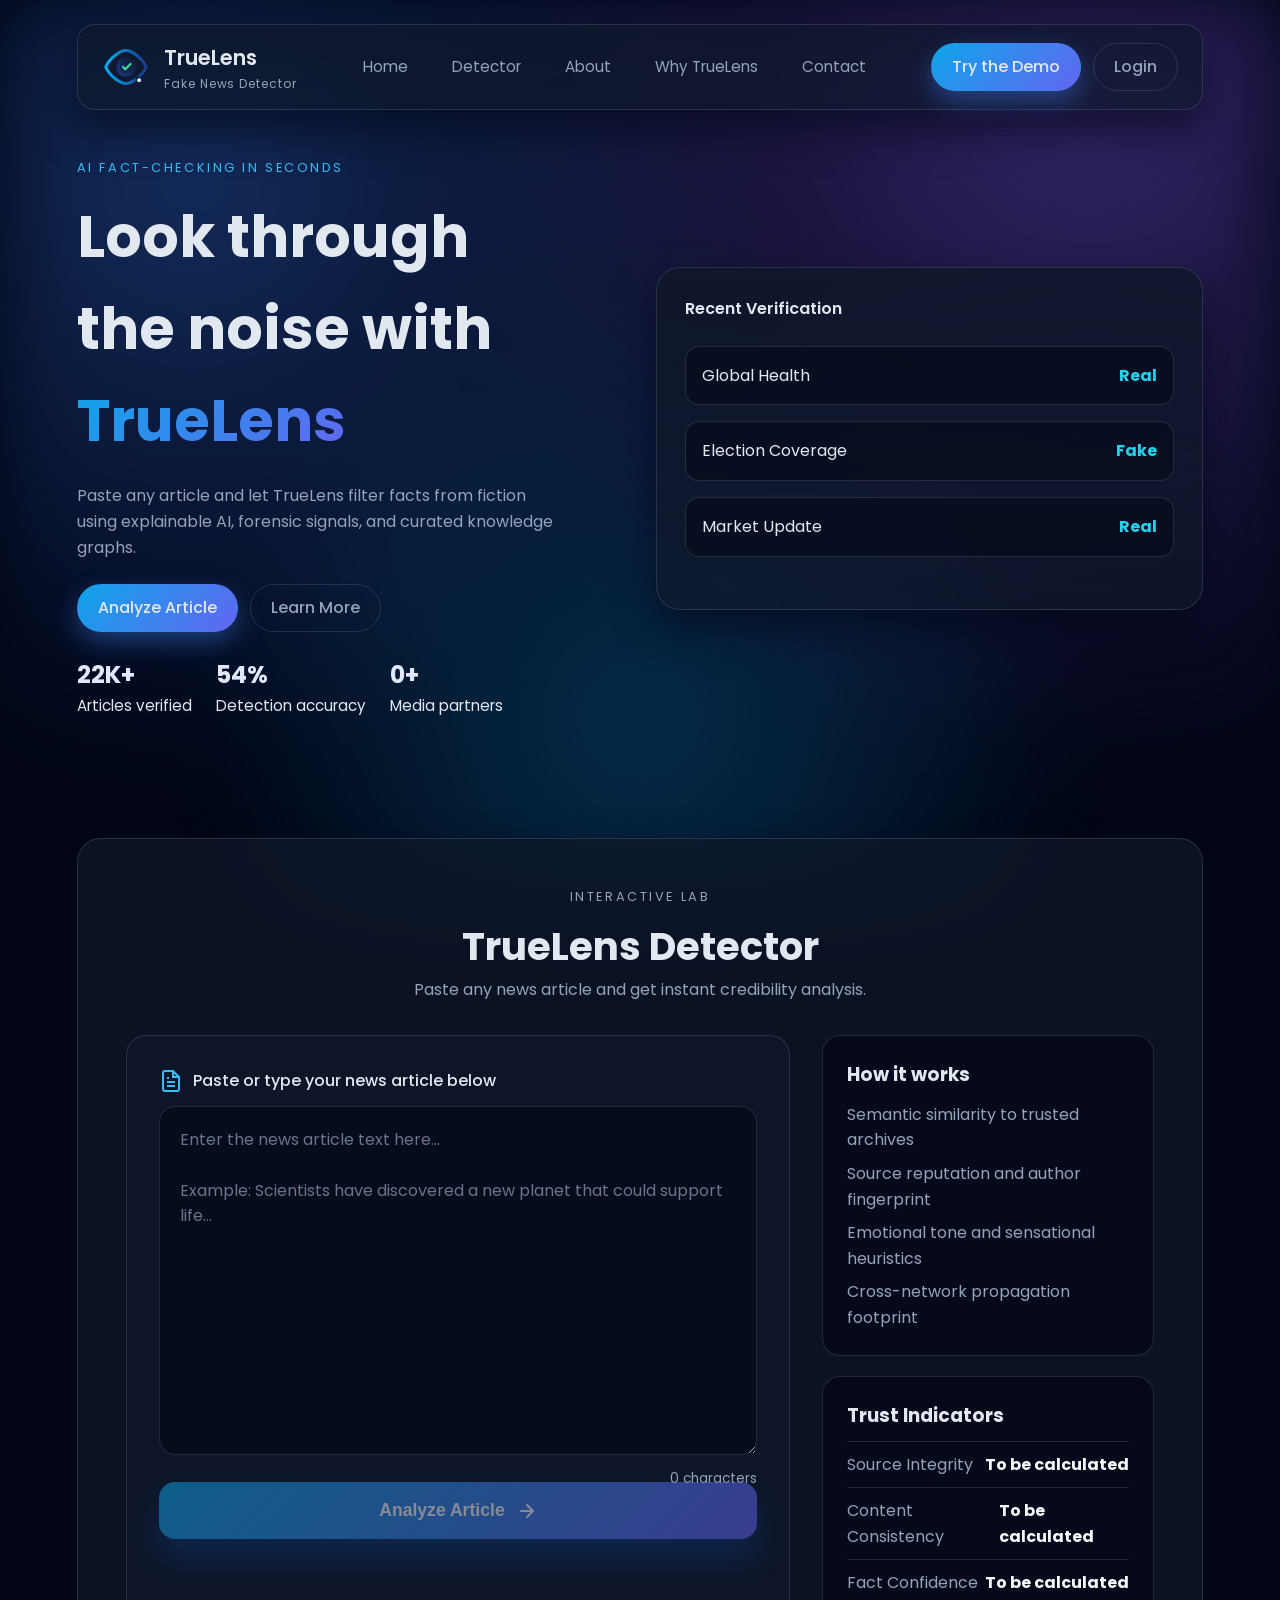
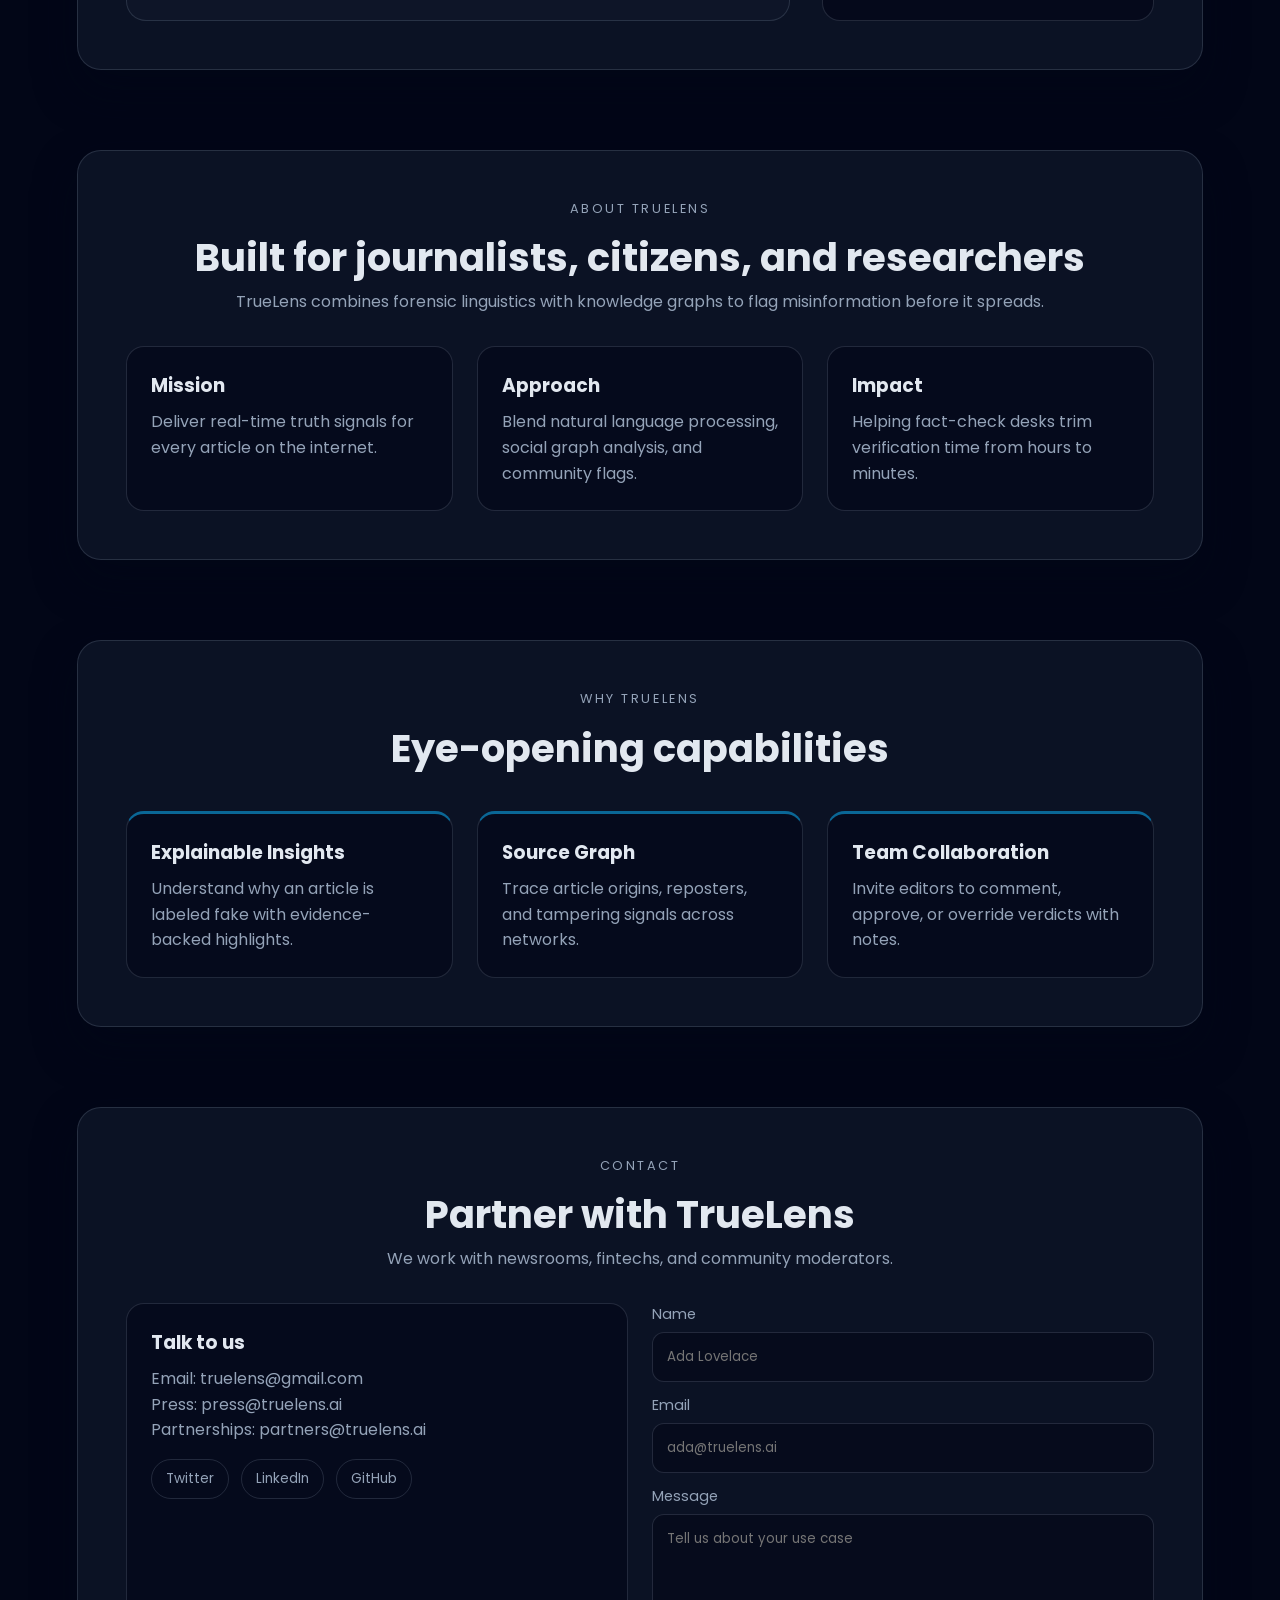
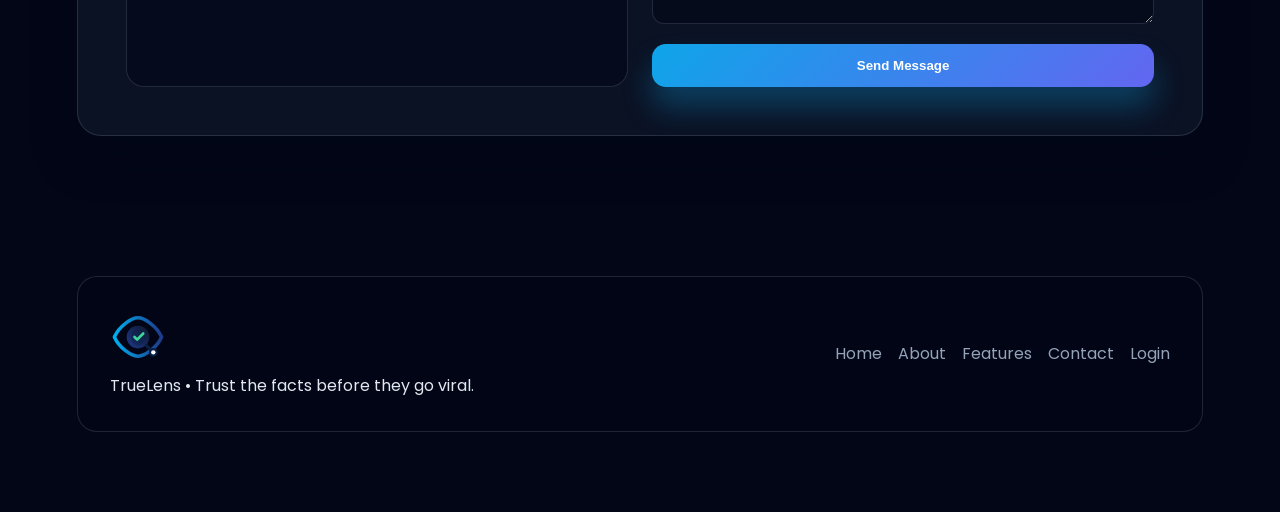
<file: aidetector/aidetector/index.html>
<!DOCTYPE html>
<html lang="en">
<head>
    <meta charset="UTF-8">
    <meta name="viewport" content="width=device-width, initial-scale=1.0">
    <title>TrueLens - Fake News Detector</title>
    <link rel="stylesheet" href="styles.css">
    <link rel="preconnect" href="https://fonts.googleapis.com">
    <link rel="preconnect" href="https://fonts.gstatic.com" crossorigin>
    <link href="https://fonts.googleapis.com/css2?family=Poppins:wght@300;400;500;600;700&display=swap" rel="stylesheet">
</head>
<body>
    <div class="ambient-orbs"></div>

    <header class="site-header" id="home">
        <nav class="nav">
            <a class="brand" href="#home">
                <img src="assets/truelens-logo.svg" alt="TrueLens Logo">
                <div>
                    <span class="brand-title">TrueLens</span>
                    <span class="brand-subtitle">Fake News Detector</span>
                </div>
            </a>
            <input type="checkbox" id="nav-toggle" class="nav-toggle" aria-label="Open navigation menu">
            <label for="nav-toggle" class="nav-toggle-label">
                <span></span>
            </label>
            <div class="nav-links">
                <a href="#home">Home</a>
                <a href="#detector">Detector</a>
                <a href="#about">About</a>
                <a href="#features">Why TrueLens</a>
                <a href="#contact">Contact</a>
                <!-- <a href="login.html" class="nav-login">Login</a> -->
            </div>
            <div class="nav-cta">
                <a href="#detector" class="primary-link">Try the Demo</a>
                <a href="login.html" class="ghost-link">Login</a>
            </div>
        </nav>

        <div class="hero">
            <div class="hero-copy">
                <p class="eyebrow">AI Fact-Checking in Seconds</p>
                <h1 class="hero-title">Look through the noise with <span>TrueLens</span></h1>
                <p class="hero-text">
                    Paste any article and let TrueLens filter facts from fiction using explainable AI, forensic signals, and curated knowledge graphs.
                </p>
                <div class="hero-actions">
                    <a href="#detector" class="primary-link">Analyze Article</a>
                    <a href="#about" class="ghost-link">Learn More</a>
                </div>
                <div class="hero-stats">
                    <div>
                        <strong>22K+</strong>
                        <span>Articles verified</span>
                    </div>
                    <div>
                        <strong>54%</strong>
                        <span>Detection accuracy</span>
                    </div>
                    <div>
                        <strong>0+</strong>
                        <span>Media partners</span> 
                    </div>
                </div>
            </div>
            <div class="hero-card">
                <p class="hero-card-title">Recent Verification</p>
                <ul class="hero-feed">
                    <li>
                        <span>Global Health</span>
                        <strong>Real</strong>
                    </li>
                    <li>
                        <span>Election Coverage</span>
                        <strong>Fake</strong>
                    </li>
                    <li>
                        <span>Market Update</span>
                        <strong>Real</strong>
                    </li>
                </ul>
                <!-- <p class="hero-card-foot">Powered by NLP + Source Trust Graphs</p> -->
            </div>
        </div>
    </header>

    <main>
        <section id="detector" class="section detector-section">
            <div class="section-heading">
                <p class="eyebrow">Interactive Lab</p>
                <h2>TrueLens Detector</h2>
                <p>Paste any news article and get instant credibility analysis.</p>
            </div>
            <div class="detector-grid">
                <div class="main-content">
                    <div class="input-section">
                        <div class="input-wrapper">
                            <label for="news-article" class="input-label">
                                <svg width="24" height="24" viewBox="0 0 24 24" fill="none" stroke="currentColor" stroke-width="2">
                                    <path d="M14 2H6a2 2 0 0 0-2 2v16a2 2 0 0 0 2 2h12a2 2 0 0 0 2-2V8z"></path>
                                    <polyline points="14 2 14 8 20 8"></polyline>
                                    <line x1="16" y1="13" x2="8" y2="13"></line>
                                    <line x1="16" y1="17" x2="8" y2="17"></line>
                                    <polyline points="10 9 9 9 8 9"></polyline>
                                </svg>
                                Paste or type your news article below
                            </label>
                            <textarea 
                                id="news-article" 
                                class="article-input" 
                                placeholder="Enter the news article text here...&#10;&#10;Example: Scientists have discovered a new planet that could support life..."
                                rows="12"
                            ></textarea>
                            <div class="char-count">
                                <span id="char-count">0</span> characters
                            </div>
                        </div>
                        
                        <button id="analyze-btn" class="analyze-btn">
                            <span class="btn-text">Analyze Article</span>
                            <svg class="btn-icon" width="20" height="20" viewBox="0 0 20 20" fill="none">
                                <path d="M4 10 L16 10 M10 4 L16 10 L10 16" stroke="currentColor" stroke-width="2" stroke-linecap="round" stroke-linejoin="round"/>
                            </svg>
                        </button>
                    </div>
    
                    <div id="loading-section" class="loading-section hidden">
                        <div class="loader">
                            <div class="loader-ring"></div>
                            <div class="loader-ring"></div>
                            <div class="loader-ring"></div>
                        </div>
                        <p class="loading-text">Analyzing article...</p>
                    </div>
    
                    <div id="result-section" class="result-section hidden">
                        <div class="result-card">
                            <div class="result-header">
                                <h2>Analysis Result</h2>
                                <button id="close-result" class="close-btn">
                                    <svg width="20" height="20" viewBox="0 0 20 20" fill="none">
                                        <path d="M15 5 L5 15 M5 5 L15 15" stroke="currentColor" stroke-width="2" stroke-linecap="round"/>
                                    </svg>
                                </button>
                            </div>
                            <div id="result-content" class="result-content"></div>
                        </div>
                    </div>
                </div>
                <div class="detector-side">
                    <div class="info-card">
                        <h3>How it works</h3>
                        <ul>
                            <li>Semantic similarity to trusted archives</li>
                            <li>Source reputation and author fingerprint</li>
                            <li>Emotional tone and sensational heuristics</li>
                            <li>Cross-network propagation footprint</li>
                        </ul>
                    </div>
                    <div class="info-card">
                        <h3>Trust Indicators</h3>
                        <div class="indicator">
                            <span>Source Integrity</span>
                            <strong>To be calculated</strong>
                        </div>
                        <div class="indicator">
                            <span>Content Consistency</span>
                            <strong>To be calculated</strong>
                        </div>
                        <div class="indicator">
                            <span>Fact Confidence</span>
                            <strong>To be calculated</strong>
                        </div>
                    </div>
                </div>
            </div>
        </section>

        <section id="about" class="section about-section">
            <div class="section-heading">
                <p class="eyebrow">About TrueLens</p>
                <h2>Built for journalists, citizens, and researchers</h2>
                <p>TrueLens combines forensic linguistics with knowledge graphs to flag misinformation before it spreads.</p>
            </div>
            <div class="about-grid">
                <div class="about-card">
                    <h3>Mission</h3>
                    <p>Deliver real-time truth signals for every article on the internet.</p>
                </div>
                <div class="about-card">
                    <h3>Approach</h3>
                    <p>Blend natural language processing, social graph analysis, and community flags.</p>
                </div>
                <div class="about-card">
                    <h3>Impact</h3>
                    <p>Helping fact-check desks trim verification time from hours to minutes.</p>
                </div>
            </div>
        </section>

        <section id="features" class="section features-section">
            <div class="section-heading">
                <p class="eyebrow">Why TrueLens</p>
                <h2>Eye-opening capabilities</h2>
            </div>
            <div class="features-grid">
                <article>
                    <h3>Explainable Insights</h3>
                    <p>Understand why an article is labeled fake with evidence-backed highlights.</p>
                </article>
                <article>
                    <h3>Source Graph</h3>
                    <p>Trace article origins, reposters, and tampering signals across networks.</p>
                </article>
                <article>
                    <h3>Team Collaboration</h3>
                    <p>Invite editors to comment, approve, or override verdicts with notes.</p>
                </article>
                <!-- <article>
                    <h3>Integrations</h3>
                    <p>REST + Webhook APIs plug TrueLens into newsroom dashboards instantly.</p>
                </article> -->
            </div>
        </section>

        <section id="contact" class="section contact-section">
            <div class="section-heading">
                <p class="eyebrow">Contact</p>
                <h2>Partner with TrueLens</h2>
                <p>We work with newsrooms, fintechs, and community moderators.</p>
            </div>
            <div class="contact-grid">
                <div class="contact-card">
                    <h3>Talk to us</h3>
                    <p>Email: truelens@gmail.com</p>
                    <p>Press: press@truelens.ai</p>
                    <p>Partnerships: partners@truelens.ai</p>
                    <div class="socials">
                        <a href="#">Twitter</a>
                        <a href="#">LinkedIn</a>
                        <a href="#">GitHub</a>
                    </div>
                </div>
                <form class="contact-form">
                    <label>
                        Name
                        <input type="text" placeholder="Ada Lovelace" required>
                    </label>
                    <label>
                        Email
                        <input type="email" placeholder="ada@truelens.ai" required>
                    </label>
                    <label>
                        Message
                        <textarea rows="4" placeholder="Tell us about your use case" required></textarea>
                    </label>
                    <button type="submit">Send Message</button>
                </form>
            </div>
        </section>
    </main>

    <footer class="footer">
        <div>
            <img src="assets/truelens-logo.svg" alt="TrueLens Logo">
            <p>TrueLens • Trust the facts before they go viral.</p>
        </div>
        <div class="footer-links">
            <a href="#home">Home</a>
            <a href="#about">About</a>
            <a href="#features">Features</a>
            <a href="#contact">Contact</a>
            <a href="login.html">Login</a>
        </div>
    </footer>

    <script src="script.js"></script>
</body>
</html>
</file>
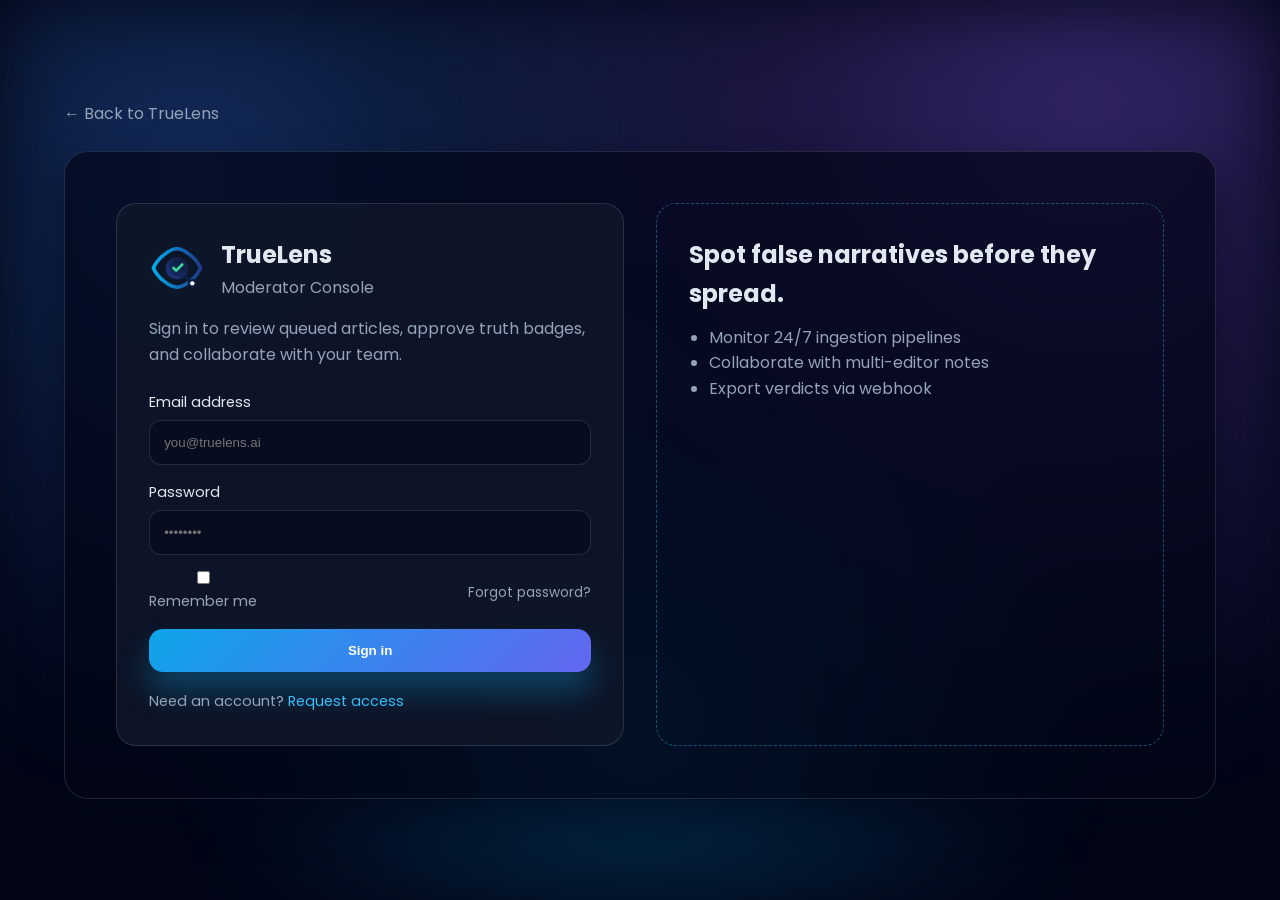
<file: aidetector/aidetector/login.html>
<!DOCTYPE html>
<html lang="en">
<head>
    <meta charset="UTF-8">
    <meta name="viewport" content="width=device-width, initial-scale=1.0">
    <title>TrueLens Login</title>
    <link rel="stylesheet" href="styles.css">
    <link rel="preconnect" href="https://fonts.googleapis.com">
    <link rel="preconnect" href="https://fonts.gstatic.com" crossorigin>
    <link href="https://fonts.googleapis.com/css2?family=Poppins:wght@300;400;500;600;700&display=swap" rel="stylesheet">
</head>
<body class="login-body">
    <div class="ambient-orbs"></div>
    <a class="back-link" href="index.html">← Back to TrueLens</a>
    <section class="login-shell">
        <div class="login-card">
            <div class="login-logo">
                <img src="assets/truelens-logo.svg" alt="TrueLens logo">
                <div>
                    <h1>TrueLens</h1>
                    <p>Moderator Console</p>
                </div>
            </div>
            <p class="login-subtext">Sign in to review queued articles, approve truth badges, and collaborate with your team.</p>
            <form class="login-form">
                <label>
                    Email address
                    <input type="email" placeholder="you@truelens.ai" required>
                </label>
                <label>
                    Password
                    <input type="password" placeholder="••••••••" required>
                </label>
                <div class="login-meta">
                    <label class="remember">
                        <input type="checkbox"> Remember me
                    </label>
                    <a href="#">Forgot password?</a>
                </div>
                <button type="submit">Sign in</button>
            </form>
            <p class="login-footer">Need an account? <a href="#">Request access</a></p>
        </div>
        <div class="login-highlight">
            <h2>Spot false narratives before they spread.</h2>
            <ul>
                <li>Monitor 24/7 ingestion pipelines</li>
                <li>Collaborate with multi-editor notes</li>
                <li>Export verdicts via webhook</li>
            </ul>
        </div>
    </section>
</body>
</html>
</file>
<file: aidetector/aidetector/styles.css>
* {
    margin: 0;
    padding: 0;
    box-sizing: border-box;
}

:root {
    --gradient-brand: linear-gradient(135deg, #0ea5e9, #6366f1);
    --gradient-surface: linear-gradient(180deg, rgba(15, 23, 42, 0.9), rgba(15, 23, 42, 0.7));
    --gradient-success: linear-gradient(135deg, #22d3ee, #0ea5e9);
    --gradient-danger: linear-gradient(135deg, #fb7185, #f97316);
    --bg: #020617;
    --card: rgba(15, 23, 42, 0.85);
    --muted: #94a3b8;
    --text: #e2e8f0;
    --border: rgba(148, 163, 184, 0.2);
    --shadow-soft: 0 20px 40px rgba(2, 6, 23, 0.6);
    --radius-lg: 24px;
}

body {
    font-family: 'Poppins', sans-serif;
    min-height: 100vh;
    background: var(--bg);
    color: var(--text);
    line-height: 1.6;
}

a {
    text-decoration: none;
    color: inherit;
}

.ambient-orbs {
    position: fixed;
    inset: 0;
    z-index: -1;
    background:
        radial-gradient(circle at 15% 20%, rgba(59, 130, 246, 0.3), transparent 45%),
        radial-gradient(circle at 85% 10%, rgba(139, 92, 246, 0.35), transparent 50%),
        radial-gradient(circle at 50% 80%, rgba(14, 165, 233, 0.25), transparent 45%);
    filter: blur(40px);
    animation: pulse 16s ease-in-out infinite;
}

@keyframes pulse {
    0%, 100% { transform: scale(1); opacity: 0.8; }
    50% { transform: scale(1.05); opacity: 1; }
}

.site-header {
    padding: 24px clamp(16px, 6vw, 80px) 40px;
}

.nav {
    display: flex;
    align-items: center;
    justify-content: space-between;
    gap: 24px;
    padding: 16px 24px;
    background: rgba(15, 23, 42, 0.7);
    border: 1px solid var(--border);
    border-radius: 18px;
    box-shadow: var(--shadow-soft);
    position: sticky;
    top: 16px;
    z-index: 10;
    backdrop-filter: blur(16px);
}

.brand {
    display: flex;
    align-items: center;
    gap: 14px;
}

.brand img {
    width: 48px;
    height: 48px;
}

.brand-title {
    font-size: 1.3rem;
    font-weight: 600;
}

.brand-subtitle {
    display: block;
    font-size: 0.75rem;
    color: var(--muted);
    letter-spacing: 0.08em;
}

.nav-links {
    display: flex;
    gap: 20px;
    align-items: center;
    font-size: 0.95rem;
}

.nav-links a {
    padding: 8px 12px;
    border-radius: 999px;
    color: var(--muted);
    transition: color 0.2s ease, background 0.2s ease;
}

.nav-links a:hover {
    background: rgba(99, 102, 241, 0.12);
    color: #fff;
}

.nav-login {
    border: 1px solid var(--border);
}

.nav-cta {
    display: flex;
    gap: 12px;
}

.primary-link,
.ghost-link {
    padding: 10px 20px;
    border-radius: 999px;
    font-weight: 500;
    transition: transform 0.2s ease, box-shadow 0.2s ease, background 0.2s ease;
    border: 1px solid transparent;
}

.primary-link {
    background: var(--gradient-brand);
    box-shadow: 0 10px 25px rgba(59, 130, 246, 0.4);
}

.ghost-link {
    border-color: var(--border);
    color: var(--muted);
}

.primary-link:hover,
.ghost-link:hover {
    transform: translateY(-2px);
}

.hero {
    display: grid;
    grid-template-columns: repeat(auto-fit, minmax(280px, 1fr));
    gap: 32px;
    margin-top: 48px;
    align-items: center;
}

.hero-copy {
    padding-right: clamp(0px, 5vw, 60px);
}

.eyebrow {
    text-transform: uppercase;
    font-size: 0.8rem;
    letter-spacing: 0.2em;
    color: #38bdf8;
}

.hero-title {
    font-size: clamp(2.2rem, 5vw, 3.6rem);
    margin: 12px 0 16px;
}

.hero-title span {
    background: var(--gradient-brand);
    -webkit-background-clip: text;
    color: transparent;
}

.hero-text {
    color: var(--muted);
    max-width: 520px;
}

.hero-actions {
    margin: 24px 0;
    display: flex;
    gap: 12px;
    flex-wrap: wrap;
}

.hero-stats {
    display: flex;
    gap: 24px;
    flex-wrap: wrap;
    font-size: 0.95rem;
}

.hero-stats strong {
    display: block;
    font-size: 1.5rem;
    color: #e0e7ff;
}

.hero-card {
    padding: 28px;
    border-radius: var(--radius-lg);
    background: var(--gradient-surface);
    border: 1px solid var(--border);
    box-shadow: var(--shadow-soft);
}

.hero-card-title {
    font-weight: 600;
}

.hero-feed {
    list-style: none;
    margin: 24px 0;
    display: flex;
    flex-direction: column;
    gap: 16px;
}

.hero-feed li {
    display: flex;
    justify-content: space-between;
    background: rgba(2, 6, 23, 0.5);
    padding: 16px;
    border-radius: 14px;
    border: 1px solid rgba(148, 163, 184, 0.2);
}

.hero-feed strong {
    color: #22d3ee;
}

.hero-card-foot {
    font-size: 0.8rem;
    color: var(--muted);
}

main {
    padding: 0 clamp(16px, 6vw, 80px) 60px;
}

.section {
    margin-top: 80px;
    padding: 48px;
    border-radius: var(--radius-lg);
    background: rgba(15, 23, 42, 0.75);
    border: 1px solid var(--border);
    box-shadow: var(--shadow-soft);
}

.section-heading {
    text-align: center;
    margin-bottom: 32px;
}

.section-heading h2 {
    font-size: clamp(1.8rem, 3vw, 2.6rem);
    margin-top: 8px;
}

.section-heading p {
    color: var(--muted);
}

.detector-grid {
    display: grid;
    grid-template-columns: 2fr 1fr;
    gap: 32px;
}

.main-content {
    background: rgba(15, 23, 42, 0.9);
    border-radius: 20px;
    padding: 32px;
    border: 1px solid var(--border);
}

.detector-side {
    display: flex;
    flex-direction: column;
    gap: 20px;
}

.info-card {
    padding: 24px;
    border-radius: 18px;
    background: rgba(2, 6, 23, 0.6);
    border: 1px solid var(--border);
}

.info-card ul {
    margin-top: 12px;
    list-style: none;
    color: var(--muted);
    display: flex;
    flex-direction: column;
    gap: 8px;
}

.indicator {
    display: flex;
    justify-content: space-between;
    margin-top: 10px;
    padding-top: 10px;
    border-top: 1px solid rgba(148, 163, 184, 0.2);
    color: var(--muted);
}

.indicator strong {
    color: #f8fafc;
}

.input-section {
    margin-bottom: 30px;
}

.input-wrapper {
    position: relative;
    margin-bottom: 20px;
}

.input-label {
    display: flex;
    align-items: center;
    gap: 10px;
    color: var(--text);
    font-weight: 500;
    margin-bottom: 12px;
    font-size: 1rem;
}

.input-label svg {
    color: #38bdf8;
}

.article-input {
    width: 100%;
    padding: 20px;
    border: 1px solid var(--border);
    border-radius: 16px;
    font-family: 'Poppins', sans-serif;
    font-size: 1rem;
    line-height: 1.6;
    color: var(--text);
    background: rgba(2, 6, 23, 0.6);
    resize: vertical;
    transition: border-color 0.3s ease, box-shadow 0.3s ease;
}

.article-input:focus {
    outline: none;
    border-color: #38bdf8;
    box-shadow: 0 0 0 4px rgba(56, 189, 248, 0.15);
}

.article-input::placeholder {
    color: rgba(148, 163, 184, 0.7);
}

.char-count {
    position: absolute;
    bottom: -28px;
    right: 0;
    font-size: 0.85rem;
    color: var(--muted);
}

.analyze-btn {
    width: 100%;
    padding: 18px 32px;
    background: var(--gradient-brand);
    color: white;
    border: none;
    border-radius: 16px;
    font-size: 1.1rem;
    font-weight: 600;
    cursor: pointer;
    display: flex;
    align-items: center;
    justify-content: center;
    gap: 12px;
    transition: transform 0.3s ease, box-shadow 0.3s ease;
    box-shadow: 0 20px 30px rgba(15, 118, 236, 0.35);
}

.analyze-btn:hover {
    transform: translateY(-2px);
}

.analyze-btn:disabled {
    opacity: 0.5;
    cursor: not-allowed;
}

.btn-icon {
    transition: transform 0.3s ease;
}

.analyze-btn:hover .btn-icon {
    transform: translateX(4px);
}

.loading-section {
    text-align: center;
    padding: 32px 20px;
}

.loader {
    display: inline-flex;
    gap: 8px;
    margin-bottom: 20px;
}

.loader-ring {
    width: 12px;
    height: 12px;
    border-radius: 50%;
    background: var(--gradient-brand);
    animation: bounce 1.4s ease-in-out infinite;
}

.loader-ring:nth-child(2) {
    animation-delay: 0.2s;
}

.loader-ring:nth-child(3) {
    animation-delay: 0.4s;
}

@keyframes bounce {
    0%, 80%, 100% { transform: scale(0); opacity: 0.5; }
    40% { transform: scale(1); opacity: 1; }
}

.result-section {
    animation: fadeIn 0.4s ease;
}

.result-card {
    background: rgba(2, 6, 23, 0.6);
    border-radius: 20px;
    padding: 30px;
    border: 1px solid var(--border);
    box-shadow: var(--shadow-soft);
}

.result-header {
    display: flex;
    justify-content: space-between;
    align-items: center;
    margin-bottom: 24px;
    padding-bottom: 16px;
    border-bottom: 1px solid var(--border);
}

.close-btn {
    background: rgba(15, 23, 42, 0.6);
    border: 1px solid var(--border);
    width: 36px;
    height: 36px;
    border-radius: 12px;
    display: flex;
    align-items: center;
    justify-content: center;
    cursor: pointer;
    color: var(--muted);
    transition: transform 0.2s ease, background 0.2s ease;
}

.close-btn:hover {
    transform: rotate(90deg);
    background: rgba(99, 102, 241, 0.15);
}

.result-badge {
    display: inline-flex;
    align-items: center;
    gap: 12px;
    padding: 20px 24px;
    border-radius: 16px;
    font-size: 1.2rem;
    font-weight: 600;
    margin-bottom: 10px;
}

.result-badge.real { background: var(--gradient-success); }
.result-badge.fake { background: var(--gradient-danger); }

.result-details {
    background: rgba(15, 23, 42, 0.8);
    border-radius: 12px;
    padding: 20px;
    border: 1px solid var(--border);
}

.result-details p {
    color: var(--muted);
}

.confidence-bar {
    margin-top: 16px;
}

.confidence-label {
    display: flex;
    justify-content: space-between;
    margin-bottom: 8px;
    font-size: 0.9rem;
    color: var(--muted);
}

.confidence-progress {
    width: 100%;
    height: 10px;
    background: rgba(148, 163, 184, 0.2);
    border-radius: 10px;
    overflow: hidden;
}

.confidence-fill {
    height: 100%;
    border-radius: 10px;
    transition: width 1s ease;
    background: var(--gradient-brand);
}

.about-grid,
.features-grid,
.contact-grid {
    display: grid;
    gap: 24px;
}

.about-grid {
    grid-template-columns: repeat(auto-fit, minmax(220px, 1fr));
}

.about-card,
.features-grid article,
.contact-card {
    padding: 24px;
    border-radius: 18px;
    border: 1px solid var(--border);
    background: rgba(2, 6, 23, 0.55);
}

.about-card h3,
.features-grid h3,
.contact-card h3 {
    margin-bottom: 8px;
}

.about-card p,
.features-grid p,
.contact-card p {
    color: var(--muted);
}

.features-grid {
    grid-template-columns: repeat(auto-fit, minmax(230px, 1fr));
}

.features-grid article {
    border-top: 3px solid rgba(14, 165, 233, 0.6);
}

.contact-grid {
    grid-template-columns: repeat(auto-fit, minmax(280px, 1fr));
}

.socials {
    margin-top: 16px;
    display: flex;
    gap: 12px;
    flex-wrap: wrap;
}

.socials a {
    padding: 8px 14px;
    border-radius: 999px;
    border: 1px solid var(--border);
    color: var(--muted);
    font-size: 0.85rem;
}

.contact-form {
    display: flex;
    flex-direction: column;
    gap: 12px;
}

.contact-form label {
    display: flex;
    flex-direction: column;
    gap: 6px;
    font-size: 0.9rem;
    color: var(--muted);
}

.contact-form input,
.contact-form textarea {
    background: rgba(2, 6, 23, 0.5);
    border: 1px solid var(--border);
    border-radius: 12px;
    padding: 14px;
    color: var(--text);
    font-family: 'Poppins', sans-serif;
}

.contact-form button {
    margin-top: 8px;
    padding: 14px;
    border: none;
    border-radius: 14px;
    background: var(--gradient-brand);
    color: white;
    font-weight: 600;
    cursor: pointer;
    box-shadow: 0 20px 30px rgba(14, 165, 233, 0.3);
}

.footer {
    margin: 80px clamp(16px, 6vw, 80px);
    padding: 32px;
    border-radius: 20px;
    background: rgba(2, 6, 23, 0.7);
    border: 1px solid var(--border);
    display: flex;
    flex-wrap: wrap;
    gap: 20px;
    align-items: center;
    justify-content: space-between;
}

.footer img {
    width: 56px;
}

.footer-links {
    display: flex;
    gap: 16px;
    flex-wrap: wrap;
    color: var(--muted);
}

.hidden {
    display: none !important;
}

.login-body {
    min-height: 100vh;
    display: flex;
    flex-direction: column;
    justify-content: center;
    padding: 40px clamp(16px, 5vw, 80px);
    background: var(--bg);
}

.back-link {
    color: var(--muted);
    margin-bottom: 24px;
    display: inline-flex;
    align-items: center;
    gap: 6px;
}

.login-shell {
    display: grid;
    grid-template-columns: repeat(auto-fit, minmax(280px, 1fr));
    gap: 32px;
    background: rgba(2, 6, 23, 0.7);
    border-radius: var(--radius-lg);
    border: 1px solid var(--border);
    padding: clamp(24px, 4vw, 56px);
    box-shadow: var(--shadow-soft);
}

.login-card {
    background: rgba(15, 23, 42, 0.9);
    border-radius: 20px;
    border: 1px solid var(--border);
    padding: 32px;
}

.login-logo {
    display: flex;
    gap: 16px;
    align-items: center;
}

.login-logo img {
    width: 56px;
}

.login-logo h1 {
    margin: 0;
}

.login-logo p {
    color: var(--muted);
    margin: 0;
}

.login-subtext {
    color: var(--muted);
    margin: 16px 0 24px;
}

.login-form {
    display: flex;
    flex-direction: column;
    gap: 16px;
}

.login-form label {
    display: flex;
    flex-direction: column;
    gap: 6px;
    font-size: 0.9rem;
}

.login-form input[type="email"],
.login-form input[type="password"] {
    border: 1px solid var(--border);
    border-radius: 12px;
    padding: 14px;
    background: rgba(2, 6, 23, 0.5);
    color: var(--text);
}

.login-meta {
    display: flex;
    justify-content: space-between;
    align-items: center;
    font-size: 0.85rem;
    color: var(--muted);
}

.remember {
    display: flex;
    align-items: center;
    gap: 6px;
}

.login-form button {
    padding: 14px;
    border: none;
    border-radius: 14px;
    background: var(--gradient-brand);
    color: white;
    font-weight: 600;
    cursor: pointer;
    box-shadow: 0 20px 30px rgba(14, 165, 233, 0.3);
}

.login-footer {
    margin-top: 18px;
    font-size: 0.9rem;
    color: var(--muted);
}

.login-footer a {
    color: #38bdf8;
}

.login-highlight {
    border: 1px dashed rgba(56, 189, 248, 0.4);
    border-radius: 20px;
    padding: 32px;
}

.login-highlight ul {
    margin-top: 12px;
    color: var(--muted);
    list-style: disc;
    padding-left: 20px;
}

/* Mobile Navigation */
.nav-toggle {
    display: none;
}

.nav-toggle-label {
    display: none;
}

@media (max-width: 960px) {
    .nav {
        flex-wrap: wrap;
    }

    .nav-links {
        order: 3;
        width: 100%;
        justify-content: space-between;
        flex-wrap: wrap;
    }
}

@media (max-width: 720px) {
    .nav {
        position: relative;
        flex-wrap: nowrap;
        padding: 16px 20px;
    }

    .nav-links,
    .nav-cta {
        position: absolute;
        top: 70px;
        left: 0;
        right: 0;
        background: rgba(2, 6, 23, 0.95);
        border-radius: 18px;
        border: 1px solid var(--border);
        flex-direction: column;
        padding: 20px;
        gap: 12px;
        opacity: 0;
        pointer-events: none;
        transform: translateY(-10px);
        transition: opacity 0.3s ease, transform 0.3s ease;
    }

    .nav-toggle {
        display: block;
        position: absolute;
        width: 32px;
        height: 32px;
        right: 16px;
        opacity: 0;
    }

    .nav-toggle-label {
        display: block;
        width: 32px;
        height: 32px;
        position: relative;
        cursor: pointer;
    }

    .nav-toggle-label span,
    .nav-toggle-label span::before,
    .nav-toggle-label span::after {
        position: absolute;
        left: 0;
        top: 50%;
        width: 100%;
        height: 2px;
        background: #fff;
        transition: transform 0.3s ease;
        content: '';
    }

    .nav-toggle-label span::before {
        transform: translateY(-8px);
    }

    .nav-toggle-label span::after {
        transform: translateY(8px);
    }

    .nav-toggle:checked ~ .nav-links,
    .nav-toggle:checked ~ .nav-cta {
        opacity: 1;
        pointer-events: all;
        transform: translateY(0);
    }

    .nav-toggle:checked + .nav-toggle-label span {
        background: transparent;
    }

    .nav-toggle:checked + .nav-toggle-label span::before {
        transform: rotate(45deg);
    }

    .nav-toggle:checked + .nav-toggle-label span::after {
        transform: rotate(-45deg);
    }

    .nav-cta {
        position: static;
        opacity: 1;
        pointer-events: all;
        transform: none;
        border: none;
        padding: 0;
        margin-top: 12px;
    }
}

@media (max-width: 640px) {
    .section {
        padding: 32px 20px;
    }

    .detector-grid {
        grid-template-columns: 1fr;
    }

    .hero {
        grid-template-columns: 1fr;
    }

    .hero-stats {
        flex-direction: column;
        gap: 12px;
    }

    .footer {
        flex-direction: column;
        text-align: center;
    }
}
</file>
